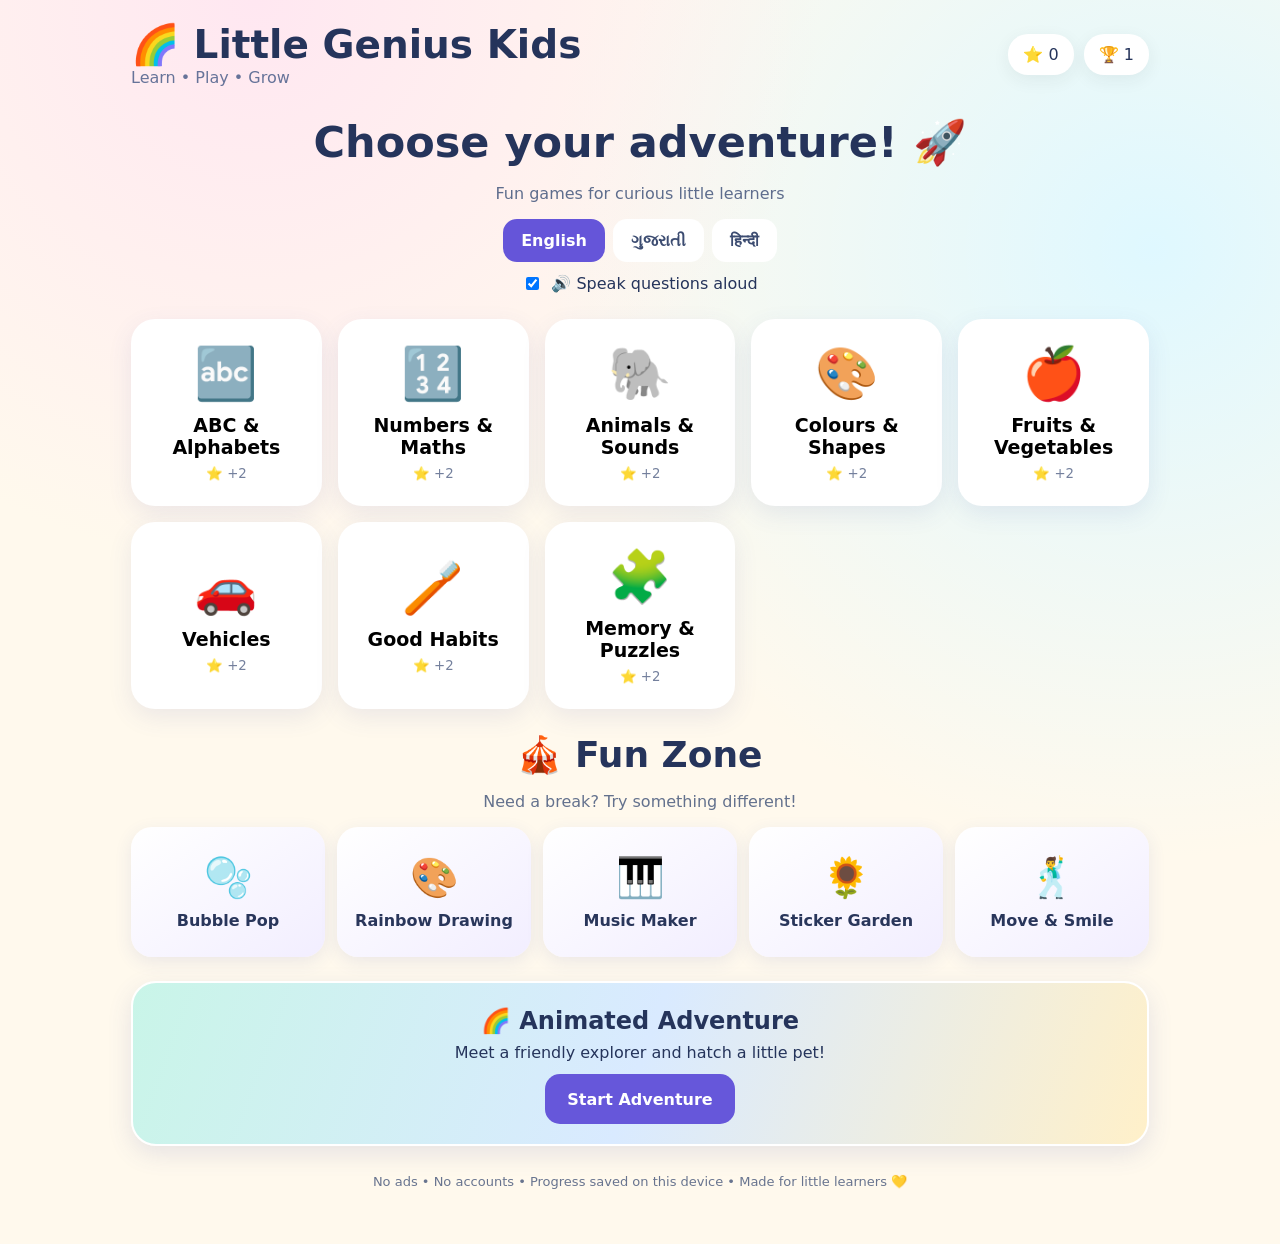
<file: index.html>
<!doctype html><html lang="en"><head><meta charset="utf-8"><meta name="viewport" content="width=device-width,initial-scale=1,viewport-fit=cover"><meta name="theme-color" content="#6956d9"><meta name="description" content="Little Genius Kids: playful learning in English, Gujarati and Hindi"><link rel="manifest" href="./manifest.webmanifest"><link rel="icon" href="./icons/icon-192.png"><link rel="apple-touch-icon" href="./icons/icon-192.png"><title>Little Genius Kids 🌈</title><style>
:root{font-family:system-ui,-apple-system,sans-serif;color:#25345b;background:#fff9ed}*{box-sizing:border-box}body{margin:0;background:radial-gradient(circle at 20% 0%,#ffe7f1,transparent 35%),radial-gradient(circle at 90% 20%,#dff8ff,transparent 40%),#fff9ed;min-height:100vh}button,select{font:inherit}button{cursor:pointer;border:0}button:focus-visible{outline:4px solid #fcae37;outline-offset:3px}.wrap{max-width:1050px;margin:auto;padding:22px 16px 55px}.top{display:flex;justify-content:space-between;align-items:center;gap:12px;flex-wrap:wrap}.brand{font-weight:900;font-size:clamp(25px,5vw,39px)}.tag{color:#667399}.pill{background:white;border-radius:20px;padding:11px 15px;box-shadow:0 5px 18px #3331}.hero{text-align:center;margin:30px auto 26px}.hero h1{font-size:clamp(27px,5vw,43px);margin:12px 0}.hero p{color:#5e6d8d}.languages{display:flex;gap:8px;flex-wrap:wrap;justify-content:center}.lang{border-radius:14px;padding:12px 18px;background:#fff;color:#3c4c71;font-weight:800}.lang.active{background:#6555d9;color:white}.cards{display:grid;grid-template-columns:repeat(auto-fit,minmax(180px,1fr));gap:16px}.card{background:white;border-radius:24px;padding:23px 14px;box-shadow:0 8px 25px #4451a31a;text-align:center;border:2px solid transparent;transition:transform .15s}.card:hover{transform:translateY(-3px);border-color:#c7bfff}.emoji{font-size:51px;display:block;margin-bottom:10px}.card strong{font-size:19px;display:block}.card small{color:#74809d;display:block;margin-top:8px}.panel{max-width:700px;margin:25px auto;background:white;border-radius:28px;padding:clamp(18px,4vw,32px);box-shadow:0 12px 35px #384a8e20;text-align:center}.question{font-size:clamp(22px,4vw,31px);font-weight:850;margin:18px 0}.choices{display:grid;grid-template-columns:repeat(2,minmax(0,1fr));gap:12px}.choice{min-height:90px;padding:12px;border-radius:18px;background:#f1f4ff;color:#26365c;font-size:clamp(18px,3vw,25px);font-weight:750}.choice:disabled{opacity:.7}.choice.correct{background:#c8f7db}.choice.wrong{background:#ffd5d5}.primary{background:#6657da;color:white;border-radius:15px;padding:13px 22px;font-weight:800}.secondary{background:#e8e7fa;color:#3b3683;border-radius:15px;padding:12px 18px;font-weight:800}.actions{display:flex;gap:10px;justify-content:center;flex-wrap:wrap;margin-top:20px}.feedback{min-height:36px;font-weight:850;font-size:20px;margin:15px 0}.progress{height:12px;background:#e9eaf4;border-radius:15px;overflow:hidden}.bar{height:100%;background:linear-gradient(90deg,#7f75ef,#ffbc59);transition:width .2s}.stats{display:flex;gap:10px;justify-content:center;flex-wrap:wrap}.hide{display:none!important}.memory{display:grid;grid-template-columns:repeat(4,1fr);gap:10px}.tile{height:95px;border-radius:15px;background:#dedaff;font-size:37px}.tile.open{background:#fff2c6}.footer{text-align:center;margin-top:28px;color:#68748f;font-size:13px}.toggle{display:flex;justify-content:center;align-items:center;gap:9px;margin-top:12px}@media(max-width:420px){.choices{grid-template-columns:1fr}.memory .tile{height:72px}.cards{grid-template-columns:repeat(2,minmax(0,1fr))}.card{padding:18px 8px}.emoji{font-size:40px}}

.fun-intro{margin:25px 0 15px;text-align:center}.fun-intro h2{font-size:clamp(25px,5vw,36px);margin:8px}.fun-intro p{color:#63718d}.fun-grid{display:grid;grid-template-columns:repeat(auto-fit,minmax(145px,1fr));gap:12px}.fun-card{padding:18px 9px;border-radius:21px;background:linear-gradient(145deg,#fff,#f2eeff);box-shadow:0 5px 18px #3344aa19;color:#29365b;font-weight:850;min-height:130px}.fun-card .emoji{font-size:39px}.fun-panel{max-width:750px;margin:22px auto;background:white;border-radius:26px;padding:20px;text-align:center;box-shadow:0 8px 24px #4451a322}.fun-area{min-height:300px;border-radius:20px;background:#f4f7ff;position:relative;overflow:hidden;margin:15px auto;touch-action:manipulation}.bubble{position:absolute;border-radius:50%;border:3px solid #ffffff99;box-shadow:inset -8px -9px 18px #ffffff55,0 5px 14px #2222;font-size:26px;display:grid;place-items:center;transition:transform .12s}.bubble:active{transform:scale(.8)}.paint{width:100%;height:320px;touch-action:none;border-radius:16px;background:white;border:2px dashed #d6d7ef;display:block}.swatches{display:flex;justify-content:center;gap:9px;flex-wrap:wrap;margin:12px}.swatch{width:44px;height:44px;border-radius:50%;border:3px solid #ddd}.swatch.selected{outline:3px solid #444;outline-offset:2px}.keypad{display:grid;grid-template-columns:repeat(4,1fr);gap:10px;margin:15px auto;max-width:480px}.music-key{min-height:105px;border-radius:15px;color:#26365b;font-size:24px;font-weight:900;box-shadow:0 5px 0 #0002}.sticker-tray{display:flex;justify-content:center;gap:7px;flex-wrap:wrap}.sticker-btn{font-size:32px;background:#fff;border-radius:12px;padding:9px}.placed{position:absolute;background:none;font-size:37px;transform:translate(-50%,-50%)}.move-emoji{font-size:85px;margin:20px}.fun-message{font-weight:800;font-size:20px;min-height:34px}.fun-panel button{touch-action:manipulation}@media(max-width:440px){.fun-grid{grid-template-columns:repeat(2,minmax(0,1fr))}.fun-area{min-height:265px}}
</style><link rel="stylesheet" href="./adventure.css"><link rel="stylesheet" href="./level2.css"></head><body><div class="wrap"><header class="top"><div><div class="brand">🌈 Little Genius Kids</div><div class="tag">Learn • Play • Grow</div></div><div class="stats"><span class="pill" id="stars">⭐ 0</span><span class="pill" id="level">🏆 1</span></div></header><section id="home"><div class="hero"><h1 id="welcome">Choose your adventure! 🚀</h1><p id="subtitle">Fun games for curious little learners</p><div class="languages"><button class="lang" data-lang="en">English</button><button class="lang" data-lang="gu">ગુજરાતી</button><button class="lang" data-lang="hi">हिन्दी</button></div><label class="toggle"><input type="checkbox" id="voice" checked><span id="voiceLabel">🔊 Speak questions aloud</span></label></div><div class="cards" id="cards"></div><div class="fun-intro"><h2 id="funTitle">🎪 Fun Zone</h2><p id="funSubtitle">Need a break? Play something different!</p></div><div class="fun-grid" id="funCards"></div></section><section id="fun" class="hide"><div class="actions"><button class="secondary" id="funBack">← Home</button></div><div class="fun-panel"><h2 id="funHeading"></h2><p id="funInstructions"></p><div id="funContent"></div><div class="fun-message" id="funMessage" aria-live="polite"></div><div class="actions" id="funActions"></div></div></section><section id="game" class="hide"><div class="actions"><button class="secondary" id="back">← Home</button><button class="secondary" id="speak">🔊 Listen</button></div><div class="panel"><div class="stats"><span class="pill" id="category"></span><span class="pill" id="round"></span></div><div class="progress" style="margin:18px 0"><div class="bar" id="bar"></div></div><div class="question" id="question"></div><div id="choices" class="choices"></div><div id="memory" class="memory hide"></div><div id="feedback" class="feedback" aria-live="polite"></div><div class="actions"><button id="next" class="primary hide">Next ➜</button></div></div></section><footer class="footer">No ads • No accounts • Progress saved on this device • Made for little learners 💛</footer></div><script src="./app.js" defer></script><script src="./fun-zone.js" defer></script><script src="./adventure.js" defer></script><script src="./level2.js" defer></script></body></html>
</file>
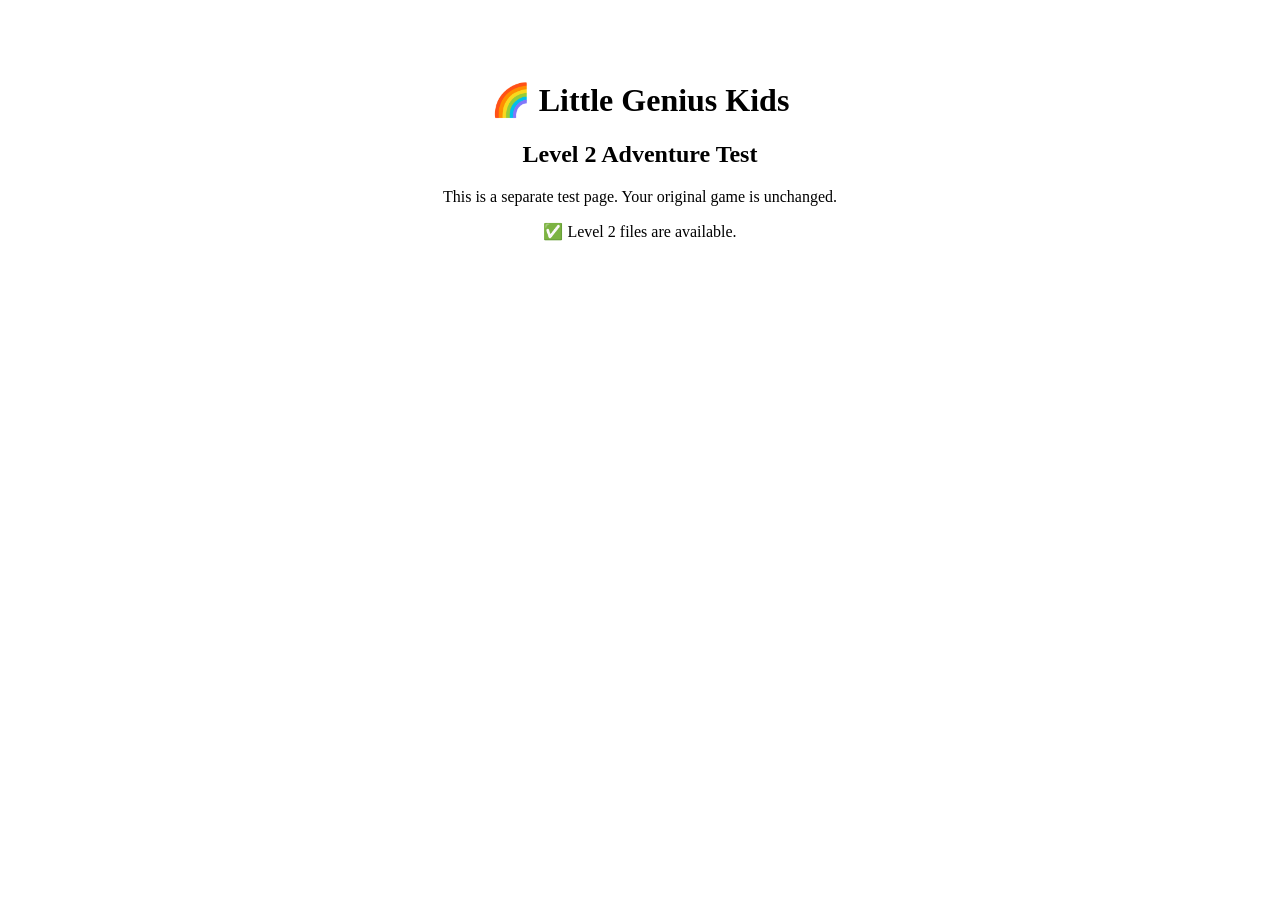
<file: level2-test.html>
<!DOCTYPE html>
<html lang="en">
<head>
  <meta charset="UTF-8">
  <meta name="viewport" content="width=device-width, initial-scale=1">
  <title>Little Genius Kids - Level 2 Test</title>
  <link rel="stylesheet" href="./adventure.css">
  <link rel="stylesheet" href="./level2.css">
</head>
<body>
  <main style="max-width:900px;margin:40px auto;padding:20px;text-align:center">
    <h1>🌈 Little Genius Kids</h1>
    <h2>Level 2 Adventure Test</h2>
    <p>This is a separate test page. Your original game is unchanged.</p>
    <p id="test-status">Checking Level 2 files...</p>
  </main>

  <script>
    const status = document.getElementById("test-status");
    Promise.all([
      fetch("./level2.js"),
      fetch("./level2.css")
    ]).then(results => {
      status.textContent = results.every(r => r.ok)
        ? "✅ Level 2 files are available."
        : "⚠️ Some Level 2 files are missing.";
    }).catch(() => {
      status.textContent = "⚠️ Could not check the files.";
    });
  </script>
</body>
</html>
</file>
<file: adventure.css>
.adventure-entry{margin:24px auto;padding:20px;border-radius:25px;background:linear-gradient(135deg,#d9f9e6,#e2edff,#fff1d8);text-align:center;box-shadow:0 8px 24px #4451a322}.adventure-entry h2{margin:4px 0 8px}.adventure-entry p{margin:0 0 12px}.adventure-entry button{min-height:50px}.adventure-panel{max-width:780px;margin:18px auto;background:#fff;border-radius:25px;padding:16px;box-shadow:0 10px 28px #4451a322;text-align:center}.adventure-scene{position:relative;height:min(56vw,330px);min-height:230px;overflow:hidden;border-radius:22px;background:linear-gradient(#8ed6ff 0%,#dff7ff 65%,#7ed07c 65%,#54b65e 100%);isolation:isolate}.adventure-sun{position:absolute;right:9%;top:10%;width:48px;height:48px;background:#ffe37d;border-radius:50%;box-shadow:0 0 0 12px #ffe37d44}.adventure-cloud{position:absolute;top:14%;left:12%;font-size:47px;animation:lgk-cloud 12s ease-in-out infinite alternate}.adventure-hill{position:absolute;bottom:18%;left:-10%;width:75%;height:30%;background:#83cb76;border-radius:50% 50% 0 0}.adventure-hill.two{left:50%;bottom:17%;background:#66b968}.adventure-actor{position:absolute;bottom:17%;left:36%;font-size:clamp(65px,11vw,100px);line-height:1;transform-origin:50% 100%;filter:drop-shadow(0 8px 4px #22442244);transition:left .5s ease;animation:lgk-breathe 2.6s ease-in-out infinite}.adventure-pet{position:absolute;bottom:18%;left:64%;font-size:clamp(42px,8vw,67px);line-height:1;animation:lgk-breathe 2.9s ease-in-out infinite}.adventure-egg{position:absolute;bottom:18%;left:64%;font-size:clamp(42px,8vw,67px);line-height:1;animation:lgk-wiggle 1.6s ease-in-out infinite}.adventure-flower{position:absolute;bottom:13%;font-size:32px}.adventure-flower.a{left:12%}.adventure-flower.b{right:12%}.adventure-actor.lgk-jump{animation:lgk-jump .65s ease-in-out}.adventure-pet.lgk-hop{animation:lgk-jump .65s ease-in-out}.adventure-egg.lgk-hatch{animation:lgk-wiggle .28s ease-in-out 3}.adventure-controls{display:flex;justify-content:center;gap:10px;flex-wrap:wrap;margin:16px 0}.adventure-controls button{min-height:48px;padding:11px 16px;border-radius:14px;background:#e7e9ff;color:#302e76;font-weight:800}.adventure-controls button:focus-visible{outline:4px solid #fcae37;outline-offset:3px}.adventure-status{font-weight:750;min-height:28px;color:#304c66}.adventure-options{display:flex;gap:14px;justify-content:center;flex-wrap:wrap;align-items:center;margin-top:10px}.adventure-options label{display:flex;align-items:center;gap:6px}.adventure-options input{width:19px;height:19px}.adventure-scene.lgk-calm *, .adventure-scene.lgk-calm *::before,.adventure-scene.lgk-calm *::after{animation:none!important;transition:none!important}@keyframes lgk-breathe{0%,100%{transform:translateY(0)}50%{transform:translateY(-5px)}}@keyframes lgk-cloud{from{transform:translateX(0)}to{transform:translateX(35px)}}@keyframes lgk-wiggle{0%,100%{transform:rotate(0)}25%{transform:rotate(-7deg)}75%{transform:rotate(7deg)}}@keyframes lgk-jump{0%,100%{transform:translateY(0)}45%{transform:translateY(-55px)}}@media(prefers-reduced-motion:reduce){.adventure-scene *, .adventure-scene *::before,.adventure-scene *::after{animation:none!important;transition:none!important}}@media(max-width:450px){.adventure-controls button{flex:1 1 42%}}

/* HD block-world art upgrade — scalable original vector artwork, no network requests */
.adventure-scene{background:#85d5ff url("./art/block-world.svg") center center/cover no-repeat;border:3px solid #b9ecff;box-shadow:inset 0 0 0 2px #ffffff66,0 12px 25px #2b7c8540;height:min(57vw,370px);min-height:250px}
.adventure-sun,.adventure-hill,.adventure-flower{display:none}
.adventure-cloud{font-size:38px;top:8%;left:8%;opacity:.8}
.adventure-actor,.adventure-pet,.adventure-egg{background-position:center bottom;background-repeat:no-repeat;background-size:contain;filter:drop-shadow(0 10px 4px #16452d55);font-size:0!important}
.adventure-actor{width:clamp(85px,17vw,145px);height:clamp(130px,26vw,210px);left:36%;bottom:9%;background-image:url("./art/explorer.svg")}
.adventure-pet{width:clamp(80px,15vw,125px);height:clamp(85px,17vw,140px);left:66%;bottom:11%;background-image:url("./art/dragon.svg")}
.adventure-egg{width:clamp(65px,12vw,105px);height:clamp(90px,17vw,140px);left:68%;bottom:10%;background-image:url("./art/egg.svg")}
.adventure-panel{background:linear-gradient(#fff,#f6fcff);border:1px solid #dceffa}
.adventure-entry{background:linear-gradient(110deg,#c9f5e8,#d9eaff,#fff0c9);border:2px solid #fff}
.adventure-controls button{background:#dfeaff;box-shadow:0 4px 0 #b7c6eb;transition:background .15s}
.adventure-controls button:active{box-shadow:none;transform:translateY(3px)}
@media(max-width:450px){.adventure-scene{min-height:260px}.adventure-actor{left:31%}.adventure-pet{left:65%}.adventure-egg{left:65%}}

.adventure-actor.lgk-wave{animation:lgk-wave .7s ease-in-out}
@keyframes lgk-wave{0%,100%{transform:rotate(0)}35%{transform:rotate(-9deg)}65%{transform:rotate(8deg)}}
</file>
<file: level2.css>
.lgk2{margin:24px 0 0;padding:18px;border-radius:20px;background:#f1f9ff;border:2px solid #d8eaff}.lgk2 h3{margin:12px 0;font-size:22px}.lgk2 p{margin:10px}.lgk2-avatars,.lgk2-places,.lgk2-answers{display:flex;flex-wrap:wrap;justify-content:center;gap:10px}.lgk2 button{font:inherit;cursor:pointer;border-radius:15px;border:2px solid #b6c9f4;padding:12px;background:white;color:#29385e;font-weight:750;min-height:52px}.lgk2-avatar.selected{border-color:#6d56e2;background:#e8e1ff}.lgk2-place{min-width:135px;background:linear-gradient(#e3ffe6,#fff)!important}.lgk2-mission{margin-top:20px;padding:15px;border-radius:18px;background:#fff}.lgk2-answer{min-width:110px}.lgk2 button:focus-visible{outline:3px solid #ffab3d;outline-offset:2px}.lgk2 button:disabled{opacity:.55}.lgk2 #lgk2Feedback{font-weight:800;min-height:25px}@media(max-width:450px){.lgk2{padding:10px}.lgk2-avatar{flex:1 1 42%}.lgk2-place{flex:1 1 100%}}
</file>
